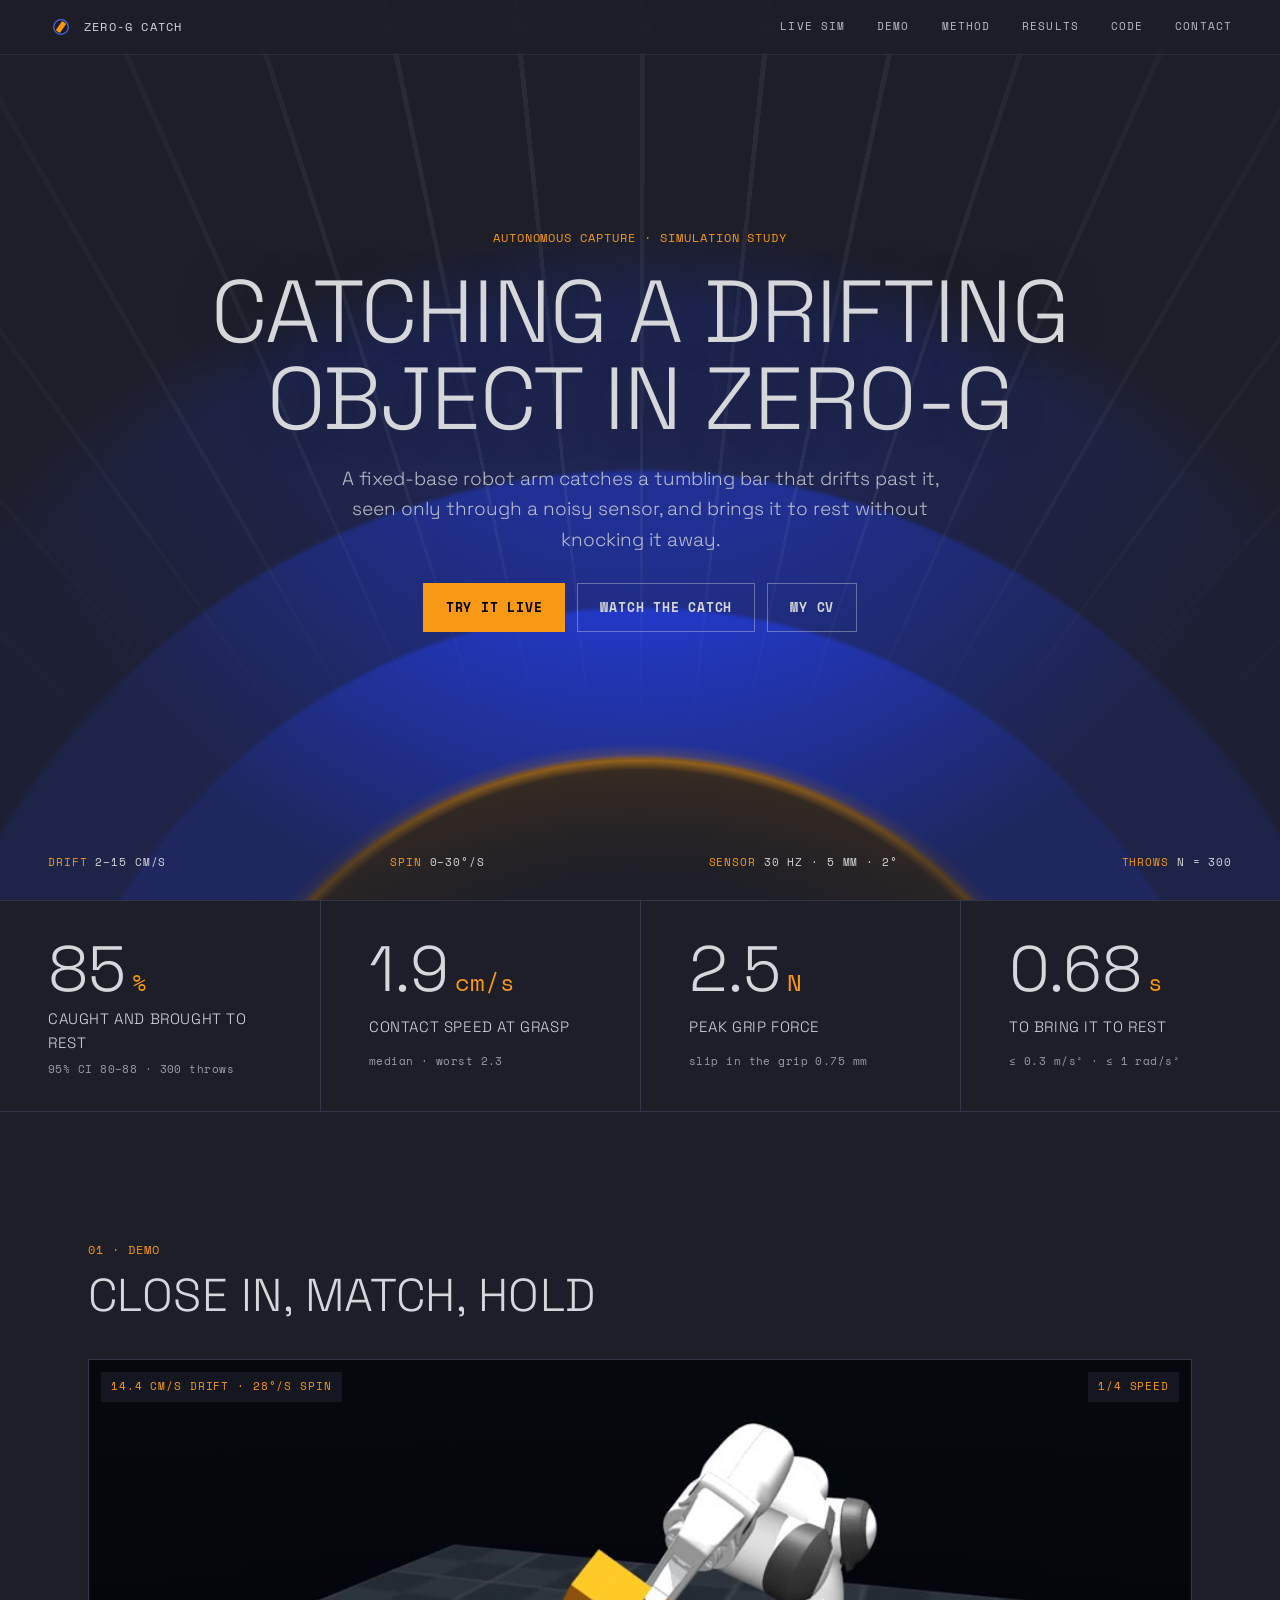
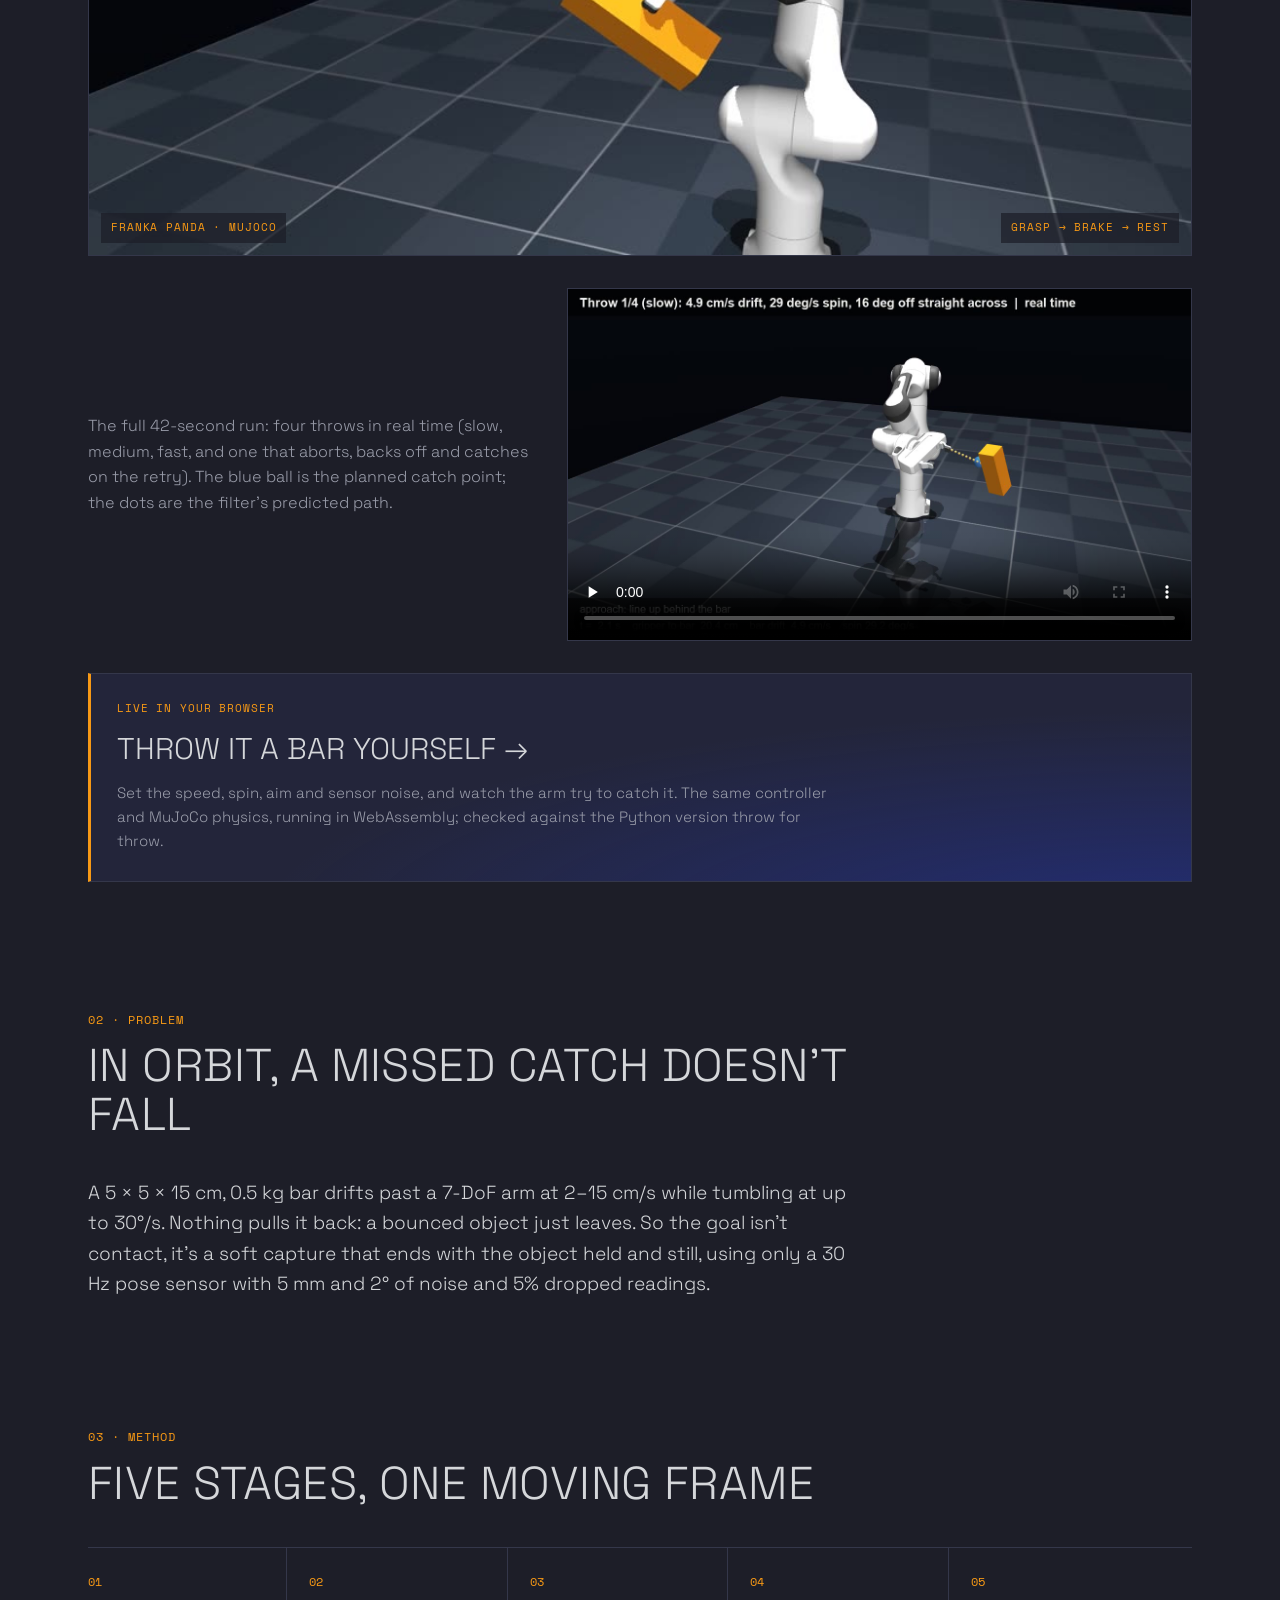
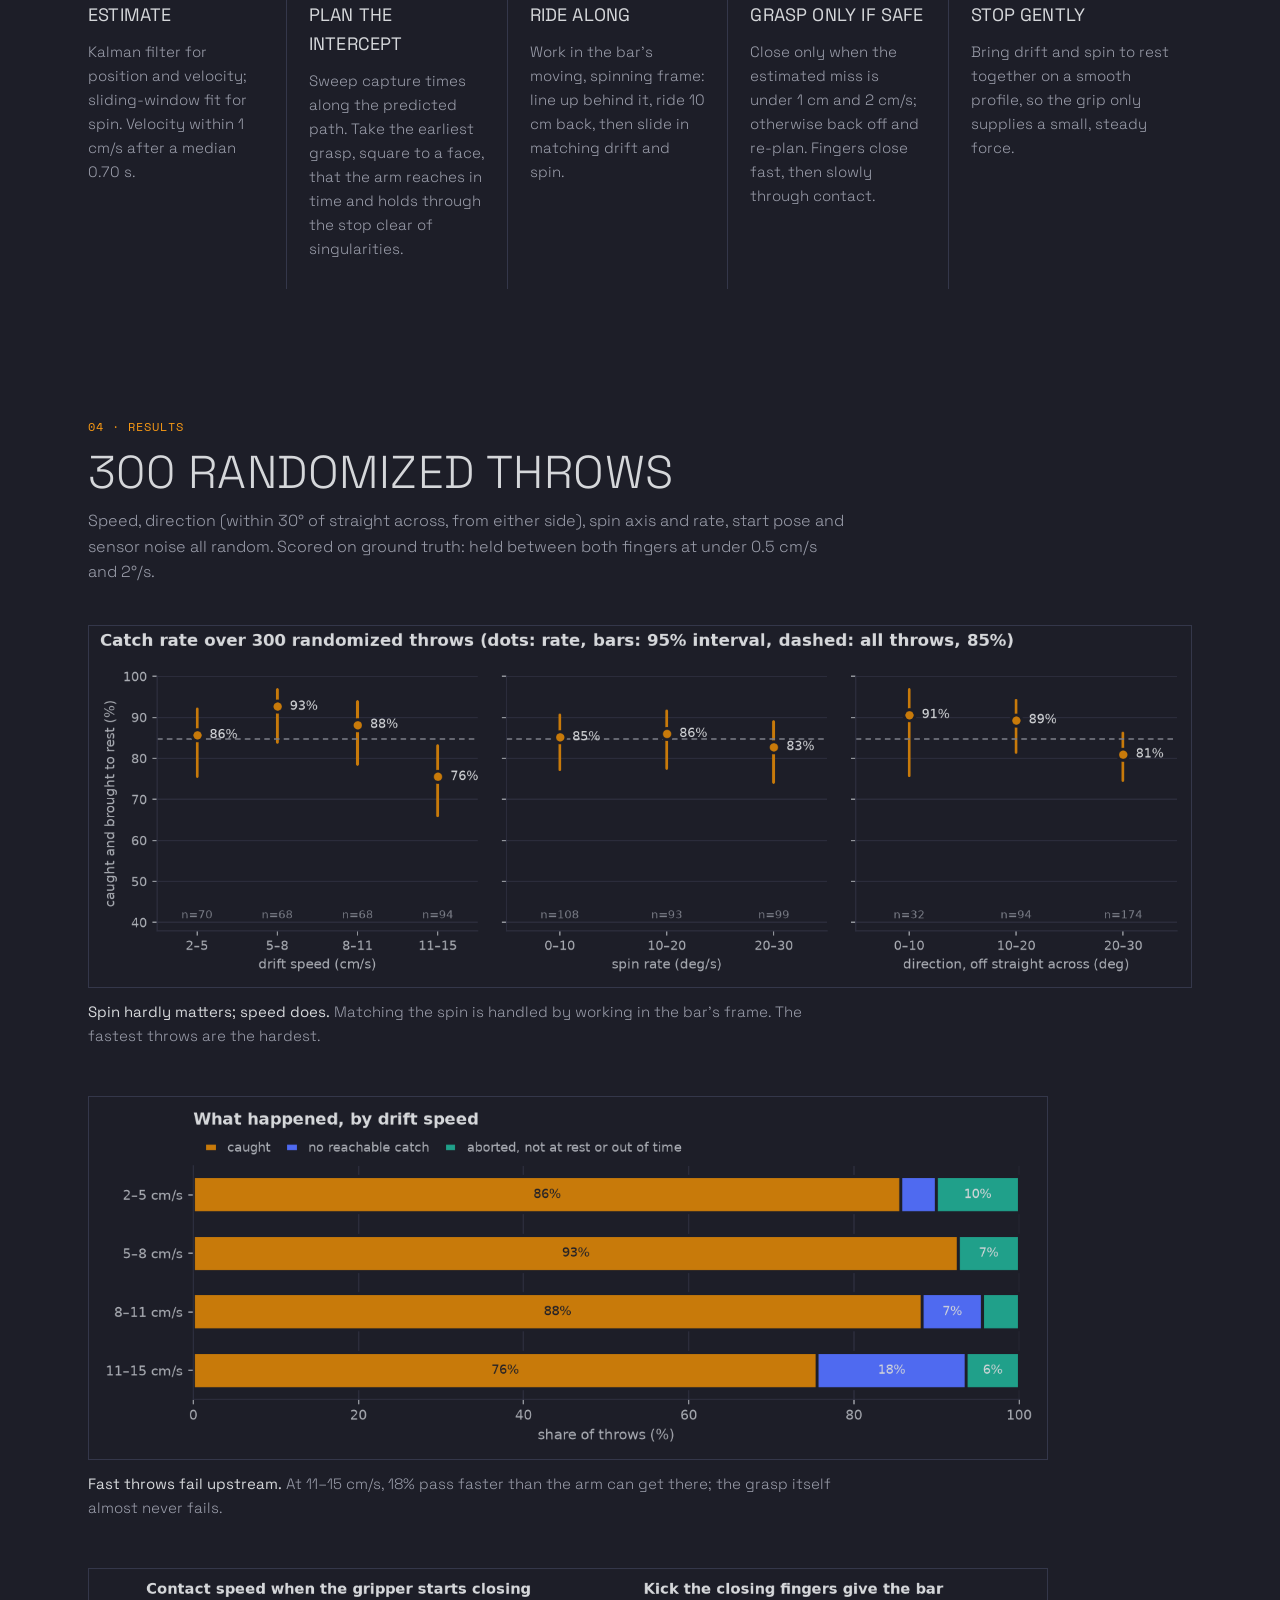
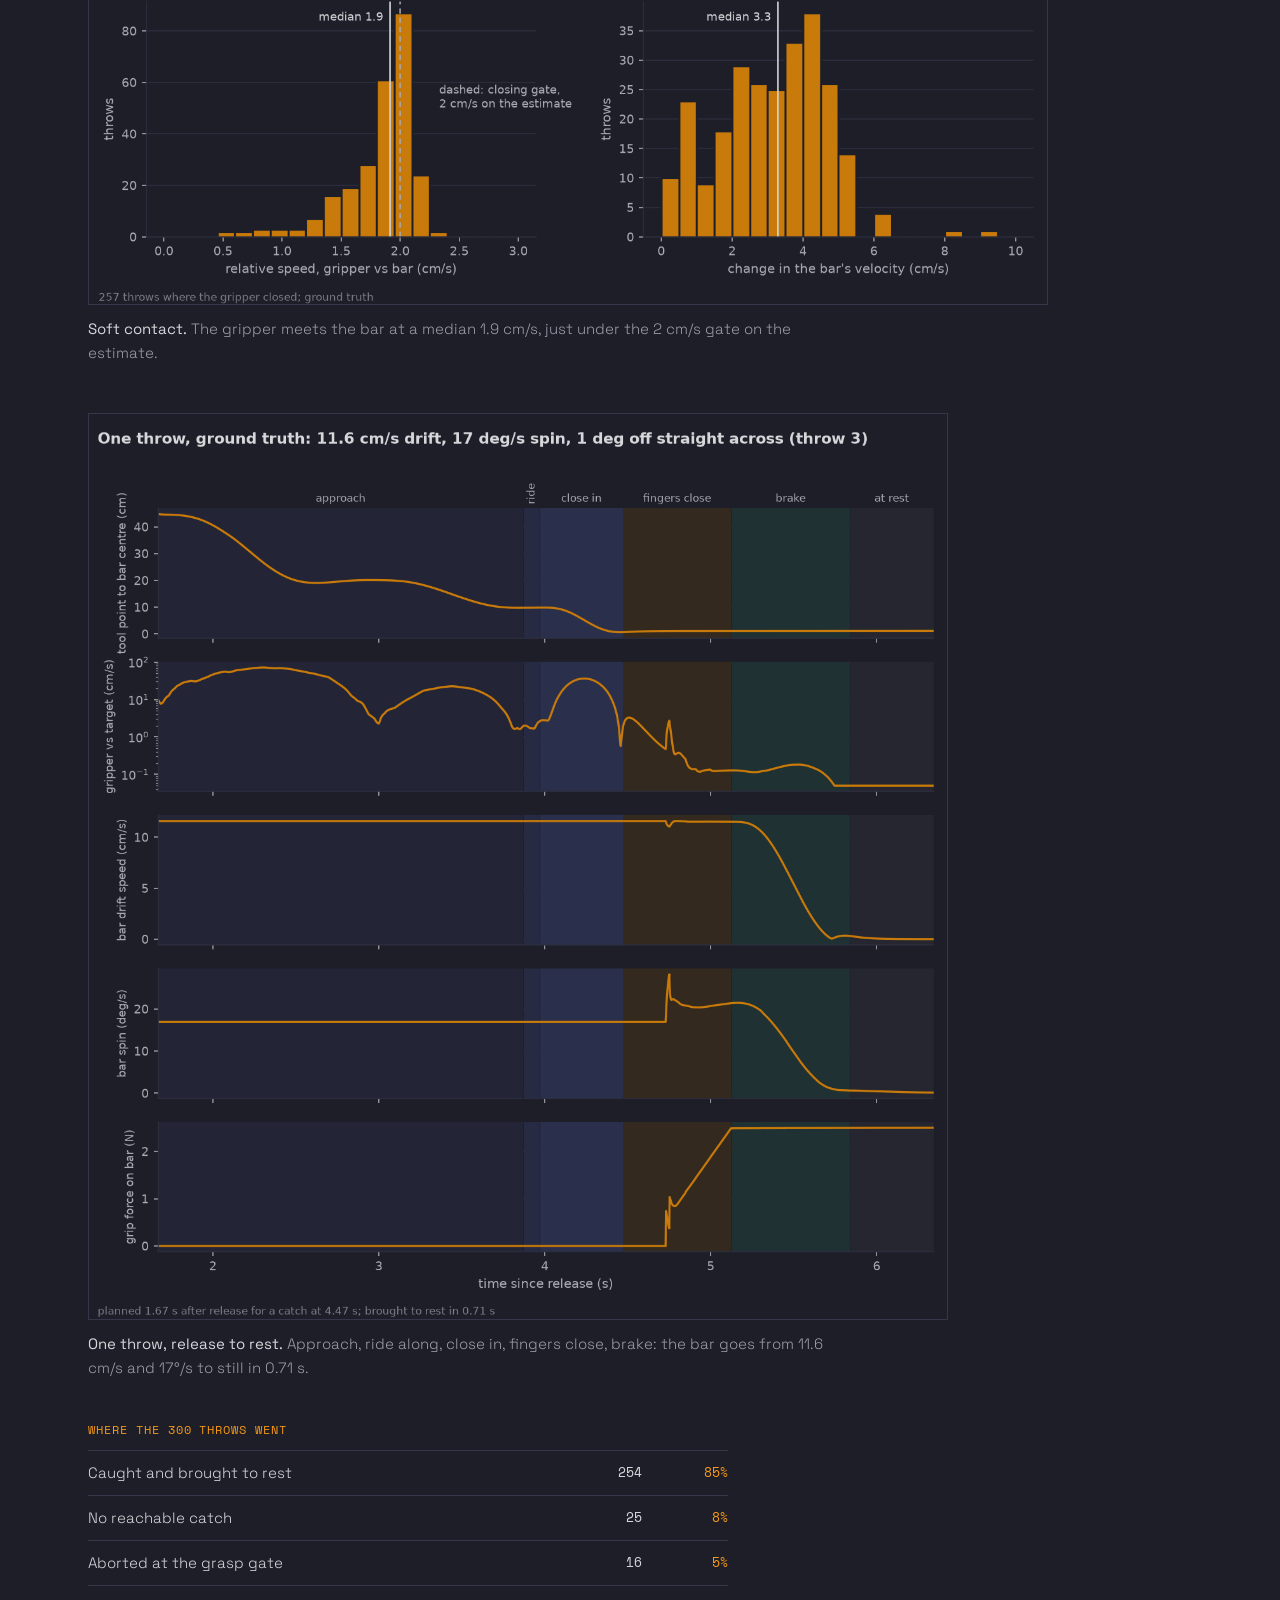
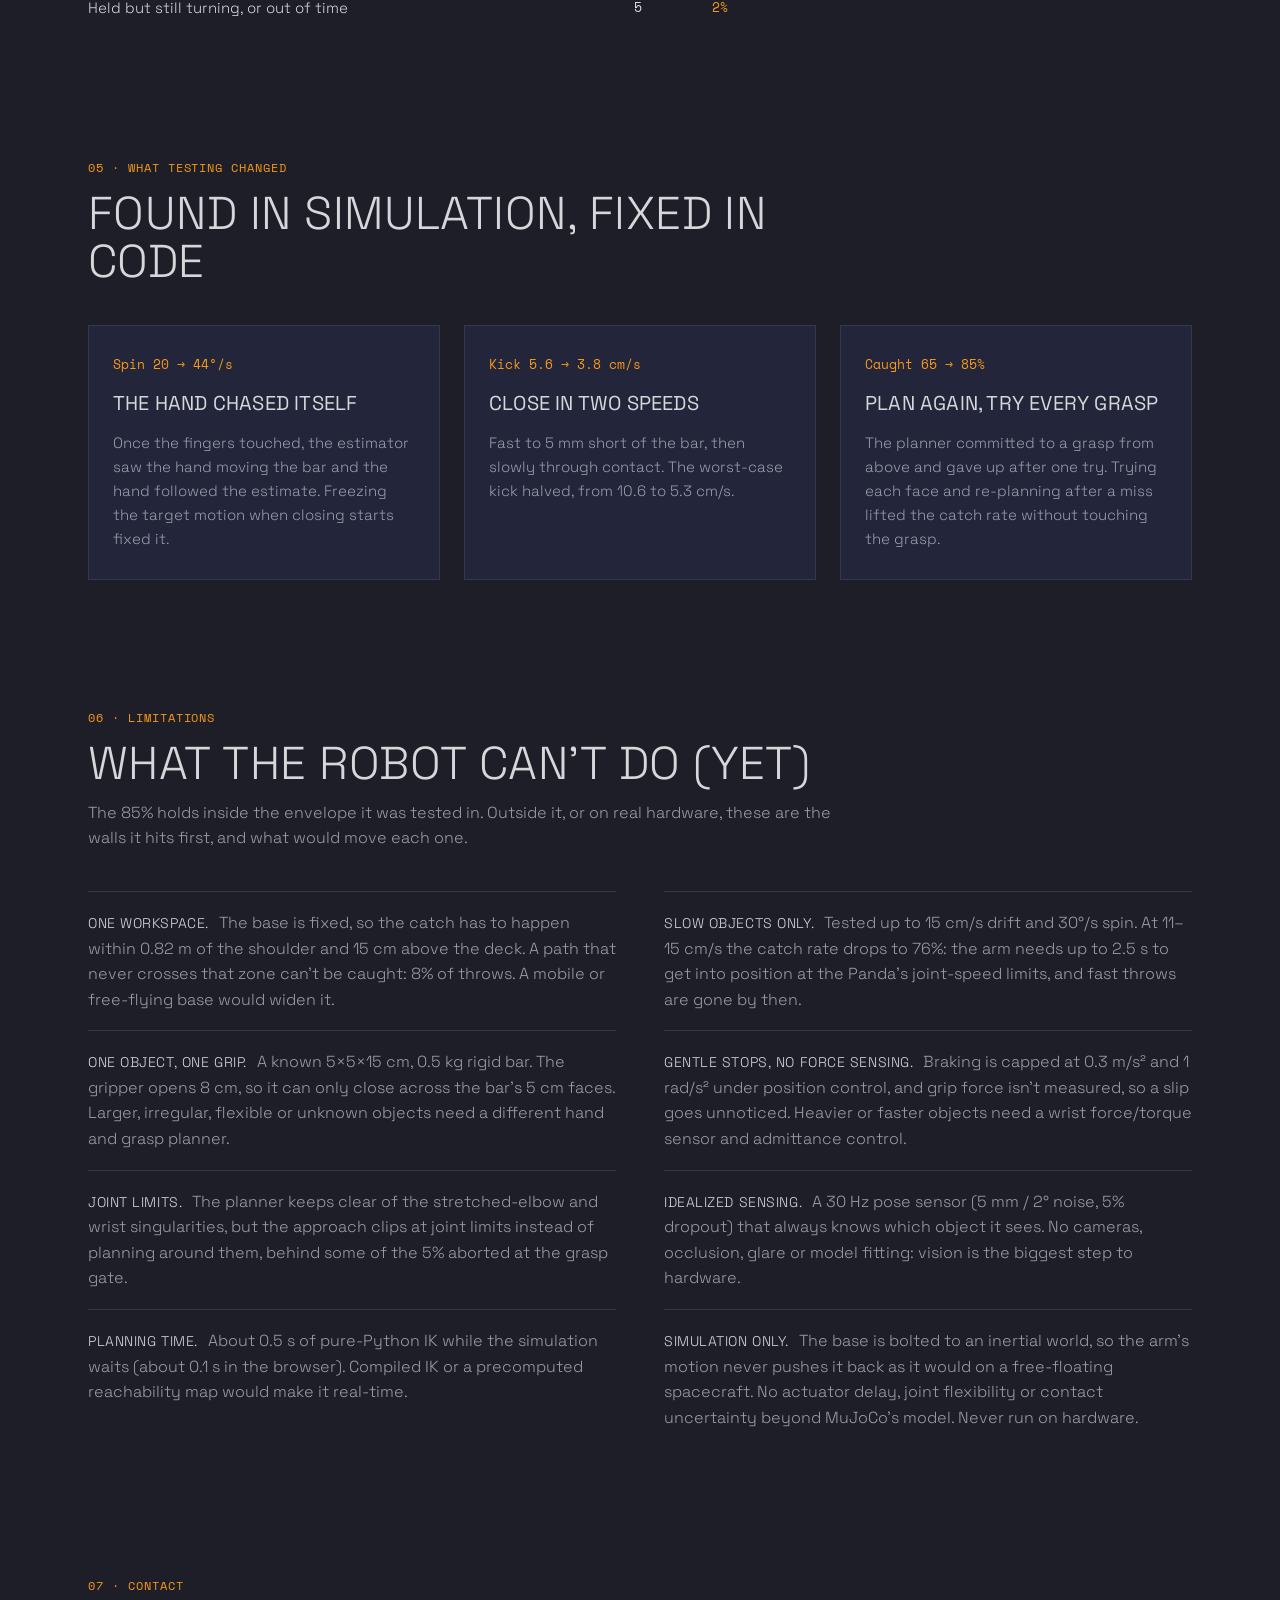
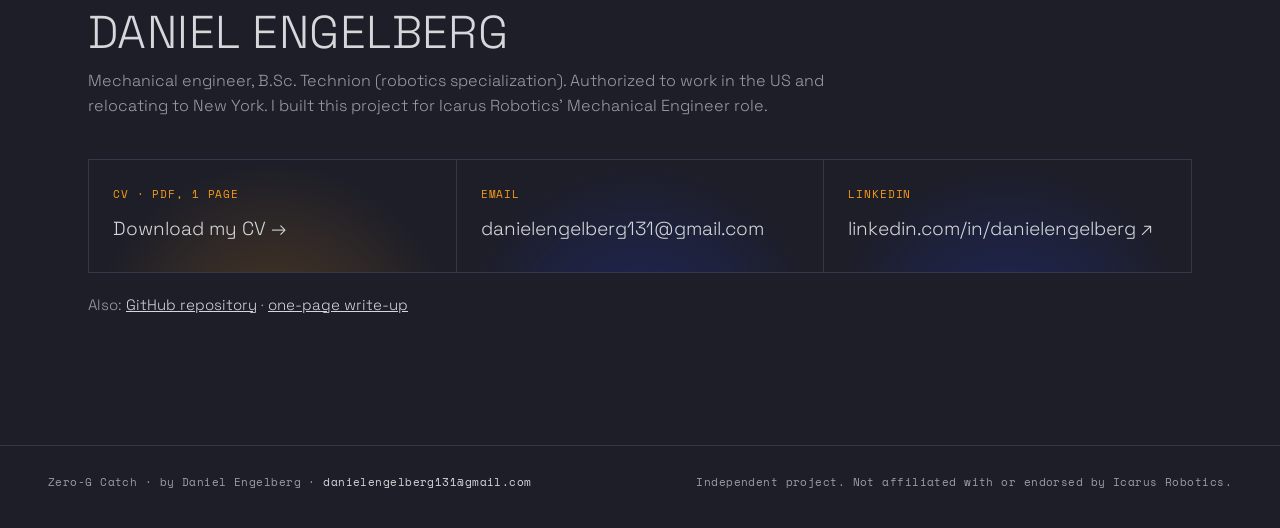
<file: site/index.html>
<!doctype html>
<html lang="en">
<head>
  <meta charset="utf-8">
  <meta name="viewport" content="width=device-width, initial-scale=1">
  <title>Zero-G Catch</title>
  <meta name="description" content="A Franka Panda catches a drifting, tumbling object in zero gravity and brings it to rest. Estimation, intercept planning, a gentle grasp and a compliant stop, tested over 300 randomized throws in MuJoCo.">
  <meta property="og:title" content="Zero-G Catch">
  <meta property="og:description" content="85% of 300 randomized zero-g throws caught and brought to rest, in simulation.">
  <meta property="og:image" content="media/demo_poster.jpg">
  <link rel="icon" href="data:image/svg+xml,%3Csvg xmlns='http://www.w3.org/2000/svg' viewBox='0 0 32 32'%3E%3Ccircle cx='16' cy='16' r='15' fill='%231d1e28'/%3E%3Ccircle cx='16' cy='16' r='9' fill='none' stroke='%23233de2' stroke-width='2'/%3E%3Crect x='13' y='9' width='6' height='14' rx='1' fill='%23f79915' transform='rotate(35 16 16)'/%3E%3C/svg%3E">
  <link rel="preconnect" href="https://fonts.googleapis.com">
  <link rel="preconnect" href="https://fonts.gstatic.com" crossorigin>
  <link href="https://fonts.googleapis.com/css2?family=Space+Grotesk:wght@300;400;500&family=Space+Mono:wght@400;700&display=swap" rel="stylesheet">
  <link rel="stylesheet" href="styles.css">
</head>
<body>
  <header class="nav">
    <a class="nav-mark" href="#top" aria-label="Zero-G Catch, back to top">
      <svg viewBox="0 0 32 32" aria-hidden="true"><circle cx="16" cy="16" r="9" fill="none" stroke="currentColor" stroke-width="1.5"/><rect x="13" y="9" width="6" height="14" rx="1" fill="var(--yellow)" transform="rotate(35 16 16)"/></svg>
      <span>Zero-G Catch</span>
    </a>
    <nav aria-label="Sections">
      <a href="sim/">Live sim</a>
      <a href="#demo">Demo</a>
      <a href="#method">Method</a>
      <a href="#results">Results</a>
      <a href="https://github.com/KingDanielE/zero-g-catch">Code</a>
      <a href="#contact">Contact</a>
    </nav>
  </header>

  <main id="top">
    <section class="hero" aria-labelledby="hero-title">
      <div class="horizon" aria-hidden="true"></div>
      <div class="hero-inner">
        <p class="eyebrow">Autonomous capture · simulation study</p>
        <h1 id="hero-title">Catching a drifting<br>object in zero-g</h1>
        <p class="lede">A fixed-base robot arm catches a tumbling bar that drifts past it, seen only
          through a noisy sensor, and brings it to rest without knocking it away.</p>
        <div class="ctas">
          <a class="btn btn-solid" href="sim/">Try it live</a>
          <a class="btn btn-ghost" href="#demo">Watch the catch</a>
          <a class="btn btn-ghost" href="cv/Daniel-Engelberg-CV.pdf" target="_blank" rel="noopener">My CV</a>
        </div>
      </div>
      <dl class="telemetry" aria-label="Test conditions">
        <div><dt>Drift</dt><dd>2–15 cm/s</dd></div>
        <div><dt>Spin</dt><dd>0–30°/s</dd></div>
        <div><dt>Sensor</dt><dd>30 Hz · 5 mm · 2°</dd></div>
        <div><dt>Throws</dt><dd>N = 300</dd></div>
      </dl>
    </section>

    <section class="stats" aria-label="Headline results">
      <div class="stat">
        <p class="stat-value">85<span>%</span></p>
        <p class="stat-label">caught and brought to rest</p>
        <p class="stat-note">95% CI 80–88 · 300 throws</p>
      </div>
      <div class="stat">
        <p class="stat-value">1.9<span>cm/s</span></p>
        <p class="stat-label">contact speed at grasp</p>
        <p class="stat-note">median · worst 2.3</p>
      </div>
      <div class="stat">
        <p class="stat-value">2.5<span>N</span></p>
        <p class="stat-label">peak grip force</p>
        <p class="stat-note">slip in the grip 0.75 mm</p>
      </div>
      <div class="stat">
        <p class="stat-value">0.68<span>s</span></p>
        <p class="stat-label">to bring it to rest</p>
        <p class="stat-note">≤ 0.3 m/s² · ≤ 1 rad/s²</p>
      </div>
    </section>

    <section class="section" id="demo" aria-labelledby="demo-title">
      <div class="section-head">
        <p class="eyebrow">01 · Demo</p>
        <h2 id="demo-title">Close in, match, hold</h2>
      </div>
      <figure class="frame">
        <video class="loop" src="media/grasp_loop.mp4" poster="media/grasp_poster.jpg" autoplay muted loop playsinline aria-label="Quarter-speed close-up: the gripper slides in, matches the bar's drift and spin, closes and brakes it to rest"></video>
        <span class="tag tl">14.4 cm/s drift · 28°/s spin</span>
        <span class="tag tr">1/4 speed</span>
        <span class="tag bl">Franka Panda · MuJoCo</span>
        <span class="tag br">Grasp → brake → rest</span>
      </figure>
      <div class="demo-full">
        <p>The full 42-second run: four throws in real time (slow, medium, fast, and one that aborts,
          backs off and catches on the retry). The blue ball is the planned catch point; the dots
          are the filter's predicted path.</p>
        <video controls preload="none" poster="media/demo_poster.jpg" src="media/catch_demo.mp4" aria-label="Full demo video, 42 seconds"></video>
      </div>
      <a class="live-card" href="sim/">
        <span class="live-k">Live in your browser</span>
        <span class="live-v">Throw it a bar yourself →</span>
        <span class="live-d">Set the speed, spin, aim and sensor noise, and watch the arm try to catch
          it. The same controller and MuJoCo physics, running in WebAssembly; checked against the
          Python version throw for throw.</span>
      </a>
    </section>

    <section class="section" id="problem" aria-labelledby="problem-title">
      <div class="section-head">
        <p class="eyebrow">02 · Problem</p>
        <h2 id="problem-title">In orbit, a missed catch doesn't fall</h2>
      </div>
      <div class="prose">
        <p>A 5 × 5 × 15 cm, 0.5 kg bar drifts past a 7-DoF arm at 2–15 cm/s while tumbling at up to
          30°/s. Nothing pulls it back: a bounced object just leaves. So the goal isn't contact, it's
          a soft capture that ends with the object held and still, using only a 30 Hz pose sensor
          with 5 mm and 2° of noise and 5% dropped readings.</p>
      </div>
    </section>

    <section class="section" id="method" aria-labelledby="method-title">
      <div class="section-head">
        <p class="eyebrow">03 · Method</p>
        <h2 id="method-title">Five stages, one moving frame</h2>
      </div>
      <ol class="steps">
        <li>
          <span class="step-num">01</span>
          <h3>Estimate</h3>
          <p>Kalman filter for position and velocity; sliding-window fit for spin. Velocity within
            1 cm/s after a median 0.70 s.</p>
        </li>
        <li>
          <span class="step-num">02</span>
          <h3>Plan the intercept</h3>
          <p>Sweep capture times along the predicted path. Take the earliest grasp, square to a
            face, that the arm reaches in time and holds through the stop clear of singularities.</p>
        </li>
        <li>
          <span class="step-num">03</span>
          <h3>Ride along</h3>
          <p>Work in the bar's moving, spinning frame: line up behind it, ride 10 cm back, then
            slide in matching drift and spin.</p>
        </li>
        <li>
          <span class="step-num">04</span>
          <h3>Grasp only if safe</h3>
          <p>Close only when the estimated miss is under 1 cm and 2 cm/s; otherwise back off and
            re-plan. Fingers close fast, then slowly through contact.</p>
        </li>
        <li>
          <span class="step-num">05</span>
          <h3>Stop gently</h3>
          <p>Bring drift and spin to rest together on a smooth profile, so the grip only supplies
            a small, steady force.</p>
        </li>
      </ol>
    </section>

    <section class="section" id="results" aria-labelledby="results-title">
      <div class="section-head">
        <p class="eyebrow">04 · Results</p>
        <h2 id="results-title">300 randomized throws</h2>
        <p class="section-sub">Speed, direction (within 30° of straight across, from either side),
          spin axis and rate, start pose and sensor noise all random. Scored on ground truth: held
          between both fingers at under 0.5 cm/s and 2°/s.</p>
      </div>
      <div class="figs">
        <figure class="fig">
          <img src="media/fig_success.png" width="1650" height="540" loading="lazy" alt="Catch rate by drift speed: 86% at 2–5 cm/s, 93% at 5–8, 88% at 8–11, 76% at 11–15. By spin: 85%, 86%, 83% across 0–30°/s. By direction: 91%, 89%, 81% from 0 to 30° off straight across.">
          <figcaption><strong>Spin hardly matters; speed does.</strong> Matching the spin is handled by
            working in the bar's frame. The fastest throws are the hardest.</figcaption>
        </figure>
        <figure class="fig">
          <img src="media/fig_outcomes.png" width="1350" height="510" loading="lazy" alt="Outcomes by speed. Caught: 86%, 93%, 88%, 76%. No reachable catch rises to 18% at 11–15 cm/s.">
          <figcaption><strong>Fast throws fail upstream.</strong> At 11–15 cm/s, 18% pass faster than
            the arm can get there; the grasp itself almost never fails.</figcaption>
        </figure>
        <figure class="fig">
          <img src="media/fig_contact.png" width="1500" height="525" loading="lazy" alt="Histograms: contact speed when the gripper starts closing, median 1.9 cm/s, all under 2.3; kick from the closing fingers, median 3.3 cm/s.">
          <figcaption><strong>Soft contact.</strong> The gripper meets the bar at a median 1.9 cm/s,
            just under the 2 cm/s gate on the estimate.</figcaption>
        </figure>
        <figure class="fig">
          <img src="media/fig_example.png" width="1350" height="1425" loading="lazy" alt="One throw at 11.6 cm/s and 17°/s from release to rest: the tool point closes from 45 cm to 1 cm, grip force builds to 2.5 N, and drift and spin fall to zero during braking.">
          <figcaption><strong>One throw, release to rest.</strong> Approach, ride along, close in,
            fingers close, brake: the bar goes from 11.6 cm/s and 17°/s to still in 0.71 s.</figcaption>
        </figure>
      </div>
      <table class="outcomes">
        <caption>Where the 300 throws went</caption>
        <tbody>
          <tr><th scope="row">Caught and brought to rest</th><td>254</td><td>85%</td></tr>
          <tr><th scope="row">No reachable catch</th><td>25</td><td>8%</td></tr>
          <tr><th scope="row">Aborted at the grasp gate</th><td>16</td><td>5%</td></tr>
          <tr><th scope="row">Held but still turning, or out of time</th><td>5</td><td>2%</td></tr>
        </tbody>
      </table>
    </section>

    <section class="section" id="lessons" aria-labelledby="lessons-title">
      <div class="section-head">
        <p class="eyebrow">05 · What testing changed</p>
        <h2 id="lessons-title">Found in simulation, fixed in code</h2>
      </div>
      <div class="lessons">
        <article>
          <p class="lesson-k">Spin 20 → 44°/s</p>
          <h3>The hand chased itself</h3>
          <p>Once the fingers touched, the estimator saw the hand moving the bar and the hand
            followed the estimate. Freezing the target motion when closing starts fixed it.</p>
        </article>
        <article>
          <p class="lesson-k">Kick 5.6 → 3.8 cm/s</p>
          <h3>Close in two speeds</h3>
          <p>Fast to 5 mm short of the bar, then slowly through contact. The worst-case kick
            halved, from 10.6 to 5.3 cm/s.</p>
        </article>
        <article>
          <p class="lesson-k">Caught 65 → 85%</p>
          <h3>Plan again, try every grasp</h3>
          <p>The planner committed to a grasp from above and gave up after one try. Trying each
            face and re-planning after a miss lifted the catch rate without touching the grasp.</p>
        </article>
      </div>
    </section>

    <section class="section" id="next" aria-labelledby="next-title">
      <div class="section-head">
        <p class="eyebrow">06 · Limitations</p>
        <h2 id="next-title">What the robot can't do (yet)</h2>
        <p class="section-sub">The 85% holds inside the envelope it was tested in. Outside it, or
          on real hardware, these are the walls it hits first, and what would move each one.</p>
      </div>
      <ul class="limits">
        <li><span>One workspace.</span> The base is fixed, so the catch has to happen within
          0.82 m of the shoulder and 15 cm above the deck. A path that never crosses that zone
          can't be caught: 8% of throws. A mobile or free-flying base would widen it.</li>
        <li><span>Slow objects only.</span> Tested up to 15 cm/s drift and 30°/s spin. At
          11–15 cm/s the catch rate drops to 76%: the arm needs up to 2.5 s to get into position
          at the Panda's joint-speed limits, and fast throws are gone by then.</li>
        <li><span>One object, one grip.</span> A known 5×5×15 cm, 0.5 kg rigid bar. The gripper
          opens 8 cm, so it can only close across the bar's 5 cm faces. Larger, irregular,
          flexible or unknown objects need a different hand and grasp planner.</li>
        <li><span>Gentle stops, no force sensing.</span> Braking is capped at 0.3 m/s² and
          1 rad/s² under position control, and grip force isn't measured, so a slip goes
          unnoticed. Heavier or faster objects need a wrist force/torque sensor and admittance
          control.</li>
        <li><span>Joint limits.</span> The planner keeps clear of the stretched-elbow and wrist
          singularities, but the approach clips at joint limits instead of planning around
          them, behind some of the 5% aborted at the grasp gate.</li>
        <li><span>Idealized sensing.</span> A 30 Hz pose sensor (5 mm / 2° noise, 5% dropout)
          that always knows which object it sees. No cameras, occlusion, glare or model
          fitting: vision is the biggest step to hardware.</li>
        <li><span>Planning time.</span> About 0.5 s of pure-Python IK while the simulation
          waits (about 0.1 s in the browser). Compiled IK or a precomputed reachability map
          would make it real-time.</li>
        <li><span>Simulation only.</span> The base is bolted to an inertial world, so the arm's
          motion never pushes it back as it would on a free-floating spacecraft. No actuator
          delay, joint flexibility or contact uncertainty beyond MuJoCo's model. Never run on
          hardware.</li>
      </ul>
    </section>

    <section class="section" id="contact" aria-labelledby="contact-title">
      <div class="section-head">
        <p class="eyebrow">07 · Contact</p>
        <h2 id="contact-title">Daniel Engelberg</h2>
        <p class="section-sub">Mechanical engineer, B.Sc. Technion (robotics specialization).
          Authorized to work in the US and relocating to New York. I built this project for Icarus
          Robotics' Mechanical Engineer role.</p>
      </div>
      <div class="contact">
        <a href="cv/Daniel-Engelberg-CV.pdf" target="_blank" rel="noopener">
          <span class="contact-k">CV · PDF, 1 page</span>
          <span class="contact-v">Download my CV →</span>
        </a>
        <a href="mailto:danielengelberg131@gmail.com?subject=Zero-G%20Catch">
          <span class="contact-k">Email</span>
          <span class="contact-v">danielengelberg131@gmail.com</span>
        </a>
        <a href="https://www.linkedin.com/in/danielengelberg/" target="_blank" rel="noopener">
          <span class="contact-k">LinkedIn</span>
          <span class="contact-v">linkedin.com/in/danielengelberg ↗</span>
        </a>
      </div>
      <p class="contact-more">Also: <a href="https://github.com/KingDanielE/zero-g-catch">GitHub repository</a> ·
        <a href="https://github.com/KingDanielE/zero-g-catch/blob/main/docs/writeup.md">one-page write-up</a></p>
    </section>
  </main>

  <footer class="footer">
    <p>Zero-G Catch · by Daniel Engelberg · <a href="mailto:danielengelberg131@gmail.com">danielengelberg131@gmail.com</a></p>
    <p>Independent project. Not affiliated with or endorsed by Icarus Robotics.</p>
  </footer>
</body>
</html>
</file>
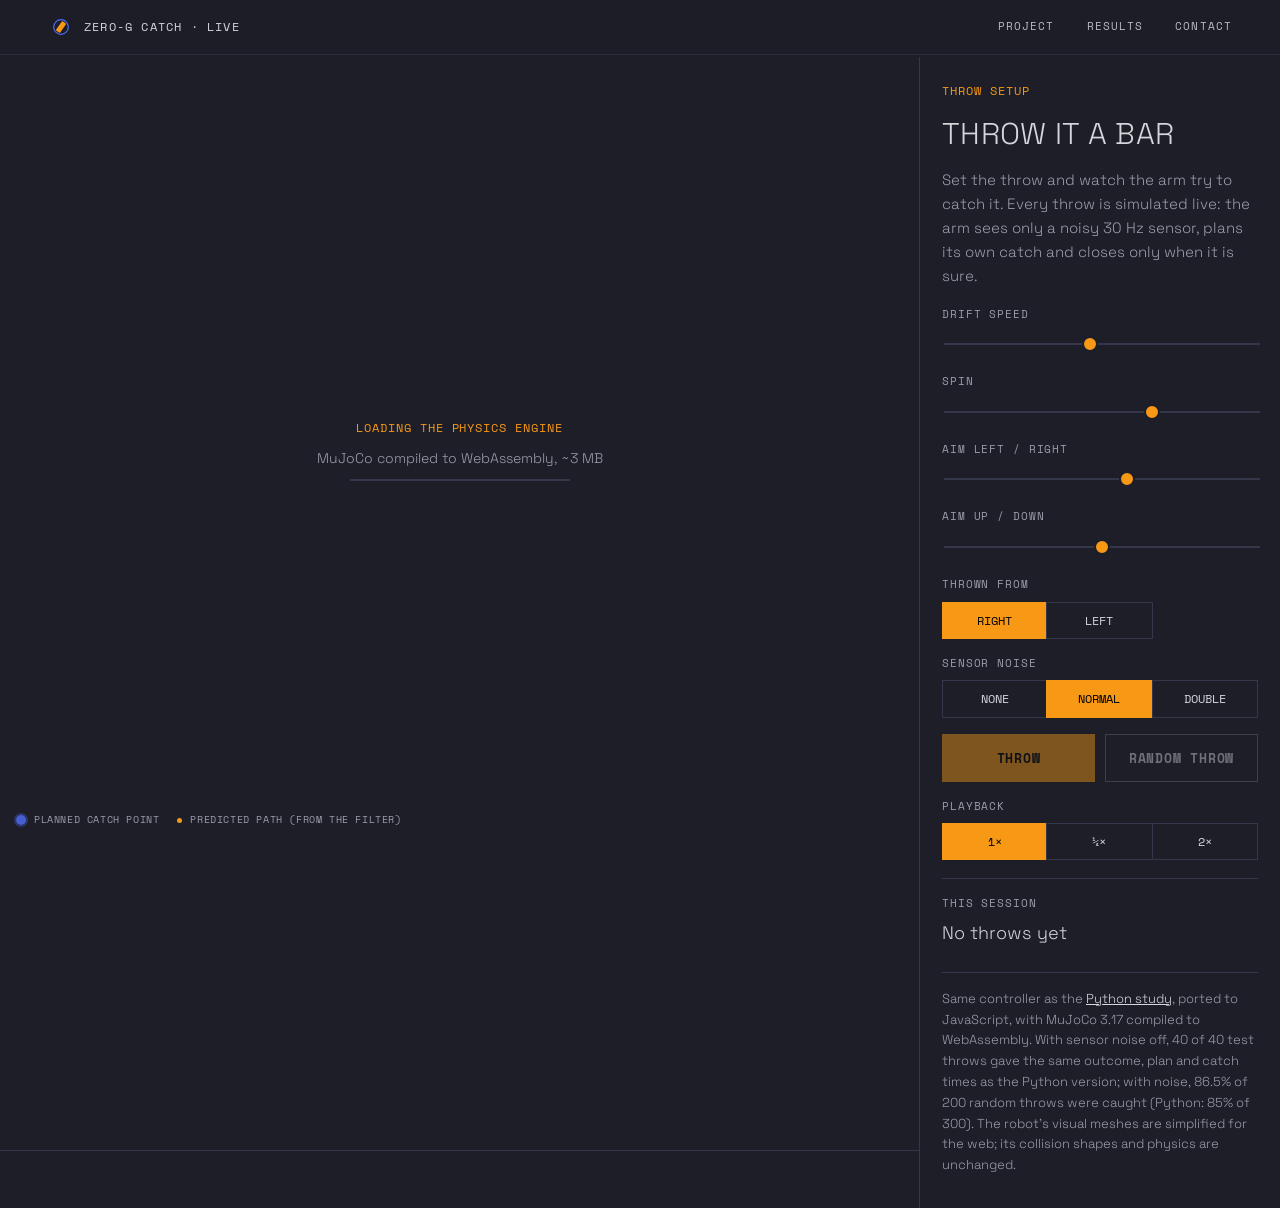
<file: site/sim/index.html>
<!doctype html>
<html lang="en">
<head>
  <meta charset="utf-8">
  <meta name="viewport" content="width=device-width, initial-scale=1">
  <title>Zero-G Catch · Live</title>
  <meta name="description" content="Throw a tumbling bar at a robot arm in zero gravity and watch it try to catch it, live in your browser: MuJoCo in WebAssembly running the same controller as the Python study.">
  <link rel="icon" href="data:image/svg+xml,%3Csvg xmlns='http://www.w3.org/2000/svg' viewBox='0 0 32 32'%3E%3Ccircle cx='16' cy='16' r='15' fill='%231d1e28'/%3E%3Ccircle cx='16' cy='16' r='9' fill='none' stroke='%23233de2' stroke-width='2'/%3E%3Crect x='13' y='9' width='6' height='14' rx='1' fill='%23f79915' transform='rotate(35 16 16)'/%3E%3C/svg%3E">
  <link rel="preconnect" href="https://fonts.googleapis.com">
  <link rel="preconnect" href="https://fonts.gstatic.com" crossorigin>
  <link href="https://fonts.googleapis.com/css2?family=Space+Grotesk:wght@300;400;500&family=Space+Mono:wght@400;700&display=swap" rel="stylesheet">
  <link rel="stylesheet" href="../styles.css">
  <link rel="stylesheet" href="sim.css">
  <link rel="modulepreload" href="vendor/mujoco.js">
  <script type="importmap">
    { "imports": { "three": "./vendor/three/three.module.js" } }
  </script>
</head>
<body class="sim-page">
  <header class="nav">
    <a class="nav-mark" href="../" aria-label="Zero-G Catch, project page">
      <svg viewBox="0 0 32 32" aria-hidden="true"><circle cx="16" cy="16" r="9" fill="none" stroke="currentColor" stroke-width="1.5"/><rect x="13" y="9" width="6" height="14" rx="1" fill="var(--yellow)" transform="rotate(35 16 16)"/></svg>
      <span>Zero-G Catch · Live</span>
    </a>
    <nav aria-label="Pages">
      <a href="../">Project</a>
      <a href="../#results">Results</a>
      <a href="../#contact">Contact</a>
    </nav>
  </header>

  <main class="sim-main">
    <section class="stage" aria-label="Simulation">
      <div class="viewport" id="viewport">
        <canvas id="view" aria-label="3D view of the arm and the bar; drag to rotate, scroll or pinch to zoom"></canvas>
        <div class="hud hud-tl" aria-live="polite">
          <p class="hud-phase" id="hud-phase">Loading…</p>
          <dl class="hud-read">
            <div><dt>t</dt><dd id="r-time">0.0 s</dd></div>
            <div><dt>Gripper to bar</dt><dd id="r-dist">–</dd></div>
            <div><dt>Bar drift</dt><dd id="r-speed">–</dd></div>
            <div><dt>Spin</dt><dd id="r-spin">–</dd></div>
            <div><dt>Grip force</dt><dd id="r-force">–</dd></div>
          </dl>
        </div>
        <div class="hud hud-tr">
          <p class="hud-tag" id="hud-rate">1× real time</p>
        </div>
        <div class="outcome" id="outcome" hidden>
          <p class="outcome-k" id="outcome-k"></p>
          <p class="outcome-v" id="outcome-v"></p>
          <p class="outcome-d" id="outcome-d"></p>
        </div>
        <div class="loading" id="loading">
          <p class="eyebrow">Loading the physics engine</p>
          <p class="loading-note">MuJoCo compiled to WebAssembly, ~3 MB</p>
          <div class="bar"><span id="load-bar"></span></div>
        </div>
        <ul class="legend" aria-label="Legend">
          <li><span class="dot dot-plan"></span>Planned catch point</li>
          <li><span class="dot dot-path"></span>Predicted path (from the filter)</li>
        </ul>
      </div>
      <ol class="timeline" id="timeline" aria-label="Phases of this throw"></ol>
    </section>

    <aside class="panel" aria-labelledby="panel-title">
      <p class="eyebrow">Throw setup</p>
      <h1 id="panel-title">Throw it a bar</h1>
      <p class="panel-sub">Set the throw and watch the arm try to catch it. Every throw is simulated
        live: the arm sees only a noisy 30 Hz sensor, plans its own catch and closes only when it is
        sure.</p>

      <form id="setup" class="setup">
        <label class="ctl">
          <span class="ctl-k">Drift speed <output id="o-speed"></output></span>
          <input type="range" id="speed" min="2" max="15" step="0.1" value="8">
        </label>
        <label class="ctl">
          <span class="ctl-k">Spin <output id="o-spin"></output></span>
          <input type="range" id="spin" min="0" max="30" step="1" value="20">
        </label>
        <label class="ctl">
          <span class="ctl-k">Aim left / right <output id="o-yaw"></output></span>
          <input type="range" id="yaw" min="-30" max="30" step="1" value="5">
        </label>
        <label class="ctl">
          <span class="ctl-k">Aim up / down <output id="o-pitch"></output></span>
          <input type="range" id="pitch" min="-20" max="20" step="1" value="0">
        </label>
        <fieldset class="ctl seg">
          <legend class="ctl-k">Thrown from</legend>
          <label><input type="radio" name="side" value="1" checked><span>Right</span></label>
          <label><input type="radio" name="side" value="-1"><span>Left</span></label>
        </fieldset>
        <fieldset class="ctl seg">
          <legend class="ctl-k">Sensor noise</legend>
          <label><input type="radio" name="noise" value="0"><span>None</span></label>
          <label><input type="radio" name="noise" value="1" checked><span>Normal</span></label>
          <label><input type="radio" name="noise" value="2"><span>Double</span></label>
        </fieldset>
        <div class="actions">
          <button type="submit" class="btn btn-solid" id="go" disabled>Throw</button>
          <button type="button" class="btn btn-ghost" id="random" disabled>Random throw</button>
        </div>
        <fieldset class="ctl seg">
          <legend class="ctl-k">Playback</legend>
          <label><input type="radio" name="rate" value="1" checked><span>1×</span></label>
          <label><input type="radio" name="rate" value="0.25"><span>¼×</span></label>
          <label><input type="radio" name="rate" value="2"><span>2×</span></label>
        </fieldset>
      </form>

      <div class="tally">
        <p class="ctl-k">This session</p>
        <p class="tally-v" id="tally">No throws yet</p>
        <ol class="history" id="history"></ol>
      </div>

      <p class="fine">Same controller as the <a href="https://github.com/KingDanielE/zero-g-catch">Python
        study</a>, ported to JavaScript, with MuJoCo 3.17 compiled to WebAssembly. With sensor noise
        off, 40 of 40 test throws gave the same outcome, plan and catch times as the Python version;
        with noise, 86.5% of 200 random throws were caught (Python: 85% of 300). The robot's visual
        meshes are simplified for the web; its collision shapes and physics are unchanged.</p>
    </aside>
  </main>

  <noscript><p class="noscript">This page needs JavaScript and WebAssembly to run the simulation.</p></noscript>
  <script type="module" src="js/app.js"></script>
</body>
</html>
</file>
<file: site/styles.css>
:root {
  --dark: #1d1e28;
  --dark-2: #23253a;
  --line: #34374a;
  --light: #d5d7da;
  --muted: #9a9daa;
  --yellow: #f79915;
  --blue: #233de2;
  --blue-soft: #4f6af0;
  --brown: #503611;
  --display: "Space Grotesk", "Segoe UI", system-ui, sans-serif;
  --mono: "Space Mono", ui-monospace, "Cascadia Mono", Menlo, monospace;
  --gutter: clamp(16px, 4vw, 48px);
  --max: 1200px;
  color-scheme: dark;
}

* { box-sizing: border-box; }
html { scroll-behavior: smooth; scroll-padding-top: 72px; }
body {
  margin: 0;
  background: var(--dark);
  color: var(--light);
  font-family: var(--display);
  font-weight: 300;
  font-size: 17px;
  line-height: 1.6;
  -webkit-font-smoothing: antialiased;
}
img, video { display: block; max-width: 100%; }
a { color: inherit; }
h1, h2, h3 { font-weight: 300; text-transform: uppercase; margin: 0; letter-spacing: 0.01em; }
p { margin: 0; }
:focus-visible { outline: 2px solid var(--yellow); outline-offset: 3px; }

.eyebrow {
  font-family: var(--mono);
  font-size: 12px;
  letter-spacing: 0.08em;
  text-transform: uppercase;
  color: var(--yellow);
}

/* Navigation */
.nav {
  position: fixed;
  inset: 0 0 auto 0;
  z-index: 10;
  display: flex;
  align-items: center;
  justify-content: space-between;
  gap: 16px;
  padding: 14px var(--gutter);
  background: rgba(29, 30, 40, 0.78);
  backdrop-filter: blur(10px);
  -webkit-backdrop-filter: blur(10px);
  border-bottom: 1px solid rgba(52, 55, 74, 0.6);
}
.nav-mark {
  display: flex;
  align-items: center;
  gap: 10px;
  text-decoration: none;
  font-family: var(--mono);
  font-size: 12px;
  letter-spacing: 0.1em;
  text-transform: uppercase;
}
.nav-mark svg { width: 26px; height: 26px; color: var(--blue-soft); }
.nav nav { display: flex; gap: clamp(14px, 3vw, 32px); }
.nav nav a {
  font-family: var(--mono);
  font-size: 11px;
  letter-spacing: 0.1em;
  text-transform: uppercase;
  text-decoration: none;
  color: var(--light);
  opacity: 0.85;
}
.nav nav a:hover { color: var(--yellow); opacity: 1; }

/* Hero: a planet's horizon, glowing blue with a warm rim, and faint radial lines */
.hero {
  position: relative;
  min-height: 100svh;
  display: grid;
  place-items: center;
  overflow: hidden;
  padding: 120px var(--gutter) 160px;
  isolation: isolate;
}
.horizon {
  position: absolute;
  inset: 0;
  z-index: -1;
  background:
    radial-gradient(circle at 50% 135%, transparent 0 32.4%, rgba(247, 153, 21, 0.85) 33.1%, rgba(247, 153, 21, 0.25) 33.6%, transparent 34.4%),
    radial-gradient(circle at 50% 135%, var(--dark) 0 24%, rgba(80, 54, 17, 0.95) 33.2%, transparent 33.4%),
    radial-gradient(circle at 50% 135%, rgba(35, 61, 226, 0.95) 0 44%, rgba(35, 61, 226, 0) 44.4%),
    radial-gradient(circle at 50% 135%, rgba(35, 61, 226, 0.45) 0 54%, rgba(35, 61, 226, 0) 54.4%),
    radial-gradient(circle at 50% 135%, rgba(35, 61, 226, 0.22) 0 66%, rgba(35, 61, 226, 0) 72%),
    var(--dark);
}
.horizon::before {
  content: "";
  position: absolute;
  inset: 0;
  background: repeating-conic-gradient(from 0deg at 50% 135%, rgba(213, 215, 218, 0.07) 0 0.25deg, transparent 0.25deg 6deg);
  mask-image: linear-gradient(to bottom, #000 0%, #000 55%, transparent 85%);
}
.horizon::after {
  content: "";
  position: absolute;
  inset: 0;
  background: radial-gradient(ellipse at 50% 30%, transparent 30%, rgba(29, 30, 40, 0.7) 75%);
}
.hero-inner {
  max-width: 900px;
  text-align: center;
  display: grid;
  gap: 22px;
  justify-items: center;
}
.hero h1 {
  font-size: clamp(38px, 7.2vw, 88px);
  line-height: 0.98;
  letter-spacing: -0.01em;
  color: var(--light);
  text-shadow: 0 2px 30px rgba(29, 30, 40, 0.6);
}
.lede {
  max-width: 620px;
  font-size: clamp(16px, 1.6vw, 19px);
  color: var(--light);
  opacity: 0.85;
}
.ctas { display: flex; flex-wrap: wrap; gap: 12px; justify-content: center; margin-top: 6px; }
.btn {
  display: inline-block;
  padding: 13px 22px;
  font-family: var(--mono);
  font-weight: 700;
  font-size: 13px;
  letter-spacing: 0.06em;
  text-transform: uppercase;
  text-decoration: none;
  border: 1px solid var(--yellow);
  transition: background 0.15s, color 0.15s;
}
.btn-solid { background: var(--yellow); color: #000; }
.btn-solid:hover { background: transparent; color: var(--yellow); }
.btn-ghost { color: var(--light); border-color: rgba(213, 215, 218, 0.4); }
.btn-ghost:hover { border-color: var(--yellow); color: var(--yellow); }

.telemetry {
  position: absolute;
  left: var(--gutter);
  right: var(--gutter);
  bottom: 28px;
  margin: 0;
  display: flex;
  flex-wrap: wrap;
  justify-content: space-between;
  gap: 10px 24px;
  font-family: var(--mono);
  font-size: 11px;
  letter-spacing: 0.08em;
  text-transform: uppercase;
}
.telemetry div { display: flex; gap: 8px; }
.telemetry dt { color: var(--yellow); }
.telemetry dd { margin: 0; color: var(--light); }

/* Stats: a ruled grid, like an instrument panel */
.stats {
  display: grid;
  grid-template-columns: repeat(4, 1fr);
  border-top: 1px solid var(--line);
  border-bottom: 1px solid var(--line);
}
.stat {
  padding: 36px var(--gutter) 32px;
  border-left: 1px solid var(--line);
  display: grid;
  gap: 6px;
}
.stat:first-child { border-left: 0; }
.stat-value {
  font-size: clamp(40px, 5vw, 64px);
  font-weight: 300;
  line-height: 1;
  color: var(--light);
}
.stat-value span { font-size: 0.38em; margin-left: 6px; color: var(--yellow); font-family: var(--mono); }
.stat-label { font-size: 15px; text-transform: uppercase; letter-spacing: 0.04em; }
.stat-note { font-family: var(--mono); font-size: 11px; color: var(--muted); letter-spacing: 0.04em; }

/* Sections */
.section {
  max-width: var(--max);
  margin: 0 auto;
  padding: clamp(72px, 10vw, 128px) var(--gutter) 0;
}
.section-head { display: grid; gap: 12px; margin-bottom: 40px; max-width: 760px; }
.section h2 { font-size: clamp(28px, 4vw, 46px); line-height: 1.05; }
.section-sub { color: var(--muted); font-size: 16px; }
.prose { max-width: 760px; font-size: 19px; color: var(--light); }

/* Demo */
.frame {
  position: relative;
  margin: 0;
  border: 1px solid var(--line);
  background: #000;
  aspect-ratio: 960 / 432;
  overflow: hidden;
}
.frame video { width: 100%; height: 100%; object-fit: cover; }
.tag {
  position: absolute;
  padding: 6px 10px;
  font-family: var(--mono);
  font-size: 11px;
  letter-spacing: 0.08em;
  text-transform: uppercase;
  color: var(--yellow);
  background: rgba(29, 30, 40, 0.72);
}
.tl { top: 12px; left: 12px; }
.tr { top: 12px; right: 12px; }
.bl { bottom: 12px; left: 12px; }
.br { bottom: 12px; right: 12px; }
.demo-full {
  display: grid;
  grid-template-columns: 1fr 1.4fr;
  gap: 32px;
  align-items: center;
  margin-top: 32px;
}
.demo-full p { color: var(--muted); font-size: 16px; }
.demo-full video { width: 100%; border: 1px solid var(--line); background: #000; }

/* Method */
.steps {
  list-style: none;
  margin: 0;
  padding: 0;
  display: grid;
  grid-template-columns: repeat(5, 1fr);
  border-top: 1px solid var(--line);
}
.steps li {
  padding: 24px 22px 28px 0;
  margin-right: 22px;
  display: grid;
  align-content: start;
  gap: 10px;
  border-right: 1px solid var(--line);
}
.steps li:last-child { border-right: 0; margin-right: 0; }
.step-num { font-family: var(--mono); font-size: 12px; color: var(--yellow); }
.steps h3 { font-size: 18px; font-weight: 400; }
.steps p { font-size: 15px; color: var(--muted); }

/* Results */
.figs { display: grid; gap: 48px; }
.fig { margin: 0; display: grid; gap: 12px; align-content: start; }
.fig img { width: 100%; height: auto; border: 1px solid var(--line); }
.fig:nth-child(2) img, .fig:nth-child(3) img { max-width: 960px; }
.fig:last-child img { max-width: 860px; }
.fig figcaption { font-size: 15px; color: var(--muted); max-width: 760px; }
.fig figcaption strong { color: var(--light); font-weight: 400; }
.outcomes {
  margin-top: 40px;
  width: 100%;
  max-width: 640px;
  border-collapse: collapse;
  font-size: 15px;
}
.outcomes caption {
  text-align: left;
  font-family: var(--mono);
  font-size: 12px;
  letter-spacing: 0.08em;
  text-transform: uppercase;
  color: var(--yellow);
  padding-bottom: 10px;
}
.outcomes th { text-align: left; font-weight: 300; padding: 10px 0; }
.outcomes td { text-align: right; font-family: var(--mono); font-size: 13px; padding: 10px 0 10px 24px; }
.outcomes tr { border-top: 1px solid var(--line); }
.outcomes td:last-child { color: var(--yellow); }

/* Lessons */
.lessons { display: grid; grid-template-columns: repeat(3, 1fr); gap: 24px; }
.lessons article {
  padding: 28px 24px;
  background: var(--dark-2);
  border: 1px solid var(--line);
  display: grid;
  align-content: start;
  gap: 12px;
}
.lesson-k { font-family: var(--mono); font-size: 13px; color: var(--yellow); }
.lessons h3 { font-size: 20px; font-weight: 400; }
.lessons p:last-child { font-size: 15px; color: var(--muted); }

/* Limits */
.limits { list-style: none; margin: 0; padding: 0; display: grid; grid-template-columns: 1fr 1fr; gap: 0 48px; }
.limits li { padding: 18px 0; border-top: 1px solid var(--line); color: var(--muted); font-size: 16px; }
.limits span { color: var(--light); text-transform: uppercase; font-size: 14px; letter-spacing: 0.04em; margin-right: 6px; }

/* Contact */
#contact { padding-bottom: clamp(72px, 10vw, 128px); }
.contact {
  display: grid;
  grid-template-columns: repeat(3, 1fr);
  border-top: 1px solid var(--line);
  border-left: 1px solid var(--line);
}
.contact a {
  display: grid;
  gap: 10px;
  padding: 26px 24px 28px;
  border-right: 1px solid var(--line);
  border-bottom: 1px solid var(--line);
  text-decoration: none;
  background:
    radial-gradient(ellipse at 50% 160%, rgba(35, 61, 226, 0.28), transparent 70%),
    var(--dark);
  transition: background 0.15s;
}
.contact a:first-child { background: radial-gradient(ellipse at 50% 160%, rgba(247, 153, 21, 0.22), transparent 70%), var(--dark); }
.contact a:hover { background-color: var(--dark-2); }
.contact-k {
  font-family: var(--mono);
  font-size: 11px;
  letter-spacing: 0.08em;
  text-transform: uppercase;
  color: var(--yellow);
}
.contact-v { font-size: 19px; color: var(--light); overflow-wrap: anywhere; }
.contact a:hover .contact-v { color: var(--yellow); }
.contact-more { margin-top: 20px; font-size: 15px; color: var(--muted); }
.contact-more a { color: var(--light); }
.contact-more a:hover, .footer a:hover { color: var(--yellow); }
.footer a { color: var(--light); text-decoration: none; }

.footer {
  padding: 28px var(--gutter) 36px;
  display: flex;
  flex-wrap: wrap;
  justify-content: space-between;
  gap: 8px 24px;
  font-family: var(--mono);
  font-size: 11px;
  letter-spacing: 0.04em;
  color: var(--muted);
  border-top: 1px solid var(--line);
}

@media (max-width: 960px) {
  .stats { grid-template-columns: repeat(2, 1fr); }
  .stat:nth-child(3) { border-left: 0; }
  .stat:nth-child(n + 3) { border-top: 1px solid var(--line); }
  .steps { grid-template-columns: 1fr 1fr; }
  .steps li { border-right: 0; margin-right: 0; padding-right: 0; border-bottom: 1px solid var(--line); }
  .steps { column-gap: 32px; }
  .lessons { grid-template-columns: 1fr; }
  .demo-full { grid-template-columns: 1fr; }
  .contact { grid-template-columns: 1fr; }
}

@media (max-width: 640px) {
  .nav nav a:not(:last-child) { display: none; }
  .hero { padding-bottom: 180px; }
  .telemetry { justify-content: flex-start; }
  .stats { grid-template-columns: 1fr 1fr; }
  .stat { padding: 24px 16px; }
  .steps { grid-template-columns: 1fr; }
  .limits { grid-template-columns: 1fr; }
  .tag { font-size: 9px; padding: 4px 6px; }
  .tr, .bl { display: none; }
}

@media (prefers-reduced-motion: reduce) {
  html { scroll-behavior: auto; }
}

/* Link to the live simulation */
.live-card {
  margin-top: 32px;
  display: grid;
  gap: 8px;
  padding: 26px 26px 28px;
  border: 1px solid var(--line);
  border-left: 3px solid var(--yellow);
  text-decoration: none;
  background:
    radial-gradient(ellipse at 100% 120%, rgba(35, 61, 226, 0.35), transparent 60%),
    var(--dark-2);
}
.live-k { font-family: var(--mono); font-size: 11px; letter-spacing: 0.08em; text-transform: uppercase; color: var(--yellow); }
.live-v { font-size: clamp(22px, 2.6vw, 30px); text-transform: uppercase; color: var(--light); }
.live-d { font-size: 15px; color: var(--muted); max-width: 720px; }
.live-card:hover .live-v { color: var(--yellow); }
</file>
<file: site/sim/sim.css>
/* Live simulation page. Tokens, nav, buttons and .eyebrow come from ../styles.css. */

.sim-page { min-height: 100vh; }
.sim-main {
  display: grid;
  grid-template-columns: minmax(0, 1fr) 360px;
  gap: 0;
  padding-top: 57px; /* fixed nav */
  min-height: 100vh;
}

/* Stage: the 3D view with HUD overlays and the phase timeline under it */
.stage { display: grid; grid-template-rows: 1fr auto; min-width: 0; border-right: 1px solid var(--line); }
.viewport {
  position: relative;
  min-height: 420px;
  height: calc(100vh - 57px - 58px);
  overflow: hidden;
  background:
    radial-gradient(circle at 50% 170%, rgba(247, 153, 21, 0.18) 0 28%, transparent 28.4%),
    radial-gradient(circle at 50% 170%, rgba(35, 61, 226, 0.55) 0 40%, rgba(35, 61, 226, 0) 62%),
    var(--dark);
}
#view { position: absolute; inset: 0; width: 100%; height: 100%; display: block; touch-action: none; }

.hud {
  position: absolute;
  font-family: var(--mono);
  font-size: 11px;
  letter-spacing: 0.06em;
  text-transform: uppercase;
  pointer-events: none;
}
.hud-tl { top: 16px; left: 16px; display: grid; gap: 10px; background: rgba(29, 30, 40, 0.72); padding: 12px 14px; }
.hud-phase { color: var(--yellow); font-size: 12px; }
.hud-read { margin: 0; display: grid; grid-template-columns: auto auto; gap: 4px 16px; }
.hud-read div { display: contents; }
.hud-read dt { color: var(--muted); }
.hud-read dd { margin: 0; color: var(--light); text-align: right; font-variant-numeric: tabular-nums; }
.hud-tr { top: 16px; right: 16px; }
.hud-tag { color: var(--yellow); background: rgba(29, 30, 40, 0.72); padding: 6px 10px; }

.legend {
  position: absolute;
  left: 16px;
  bottom: 14px;
  margin: 0;
  padding: 0;
  list-style: none;
  display: flex;
  flex-wrap: wrap;
  gap: 6px 18px;
  font-family: var(--mono);
  font-size: 10px;
  letter-spacing: 0.06em;
  text-transform: uppercase;
  color: var(--muted);
  pointer-events: none;
}
.legend li { display: flex; align-items: center; gap: 8px; }
.dot { width: 10px; height: 10px; border-radius: 50%; display: inline-block; }
.dot-plan { background: rgba(79, 106, 240, 0.85); box-shadow: 0 0 0 2px rgba(79, 106, 240, 0.3); }
.dot-path { width: 5px; height: 5px; background: var(--yellow); }

.outcome {
  position: absolute;
  left: 50%;
  bottom: 44px;
  transform: translateX(-50%);
  min-width: min(420px, calc(100% - 32px));
  padding: 18px 22px;
  text-align: center;
  background: rgba(29, 30, 40, 0.86);
  border: 1px solid var(--line);
  border-top: 2px solid var(--yellow);
  display: grid;
  gap: 6px;
  pointer-events: none;
}
.outcome[hidden] { display: none; }
.outcome.miss { border-top-color: var(--muted); }
.outcome-k { font-family: var(--mono); font-size: 11px; letter-spacing: 0.08em; text-transform: uppercase; color: var(--yellow); }
.outcome.miss .outcome-k { color: var(--muted); }
.outcome-v { font-size: 26px; text-transform: uppercase; color: var(--light); }
.outcome-d { font-size: 14px; color: var(--muted); }

.loading {
  position: absolute;
  inset: 0;
  display: grid;
  place-content: center;
  justify-items: center;
  gap: 10px;
  background: var(--dark);
  text-align: center;
  padding: 16px;
}
.loading[hidden] { display: none; }
.loading-note { color: var(--muted); font-size: 14px; }
.loading .bar { width: 220px; height: 2px; background: var(--line); overflow: hidden; }
.loading .bar span { display: block; height: 100%; width: 0; background: var(--yellow); transition: width 0.2s; }
.loading.error .loading-note { color: var(--light); }

.timeline {
  list-style: none;
  margin: 0;
  padding: 0 16px;
  min-height: 58px;
  display: flex;
  align-items: center;
  gap: 4px 22px;
  flex-wrap: wrap;
  border-top: 1px solid var(--line);
  font-family: var(--mono);
  font-size: 11px;
  letter-spacing: 0.04em;
  text-transform: uppercase;
  color: var(--muted);
}
.timeline li { display: flex; gap: 8px; padding: 8px 0; }
.timeline li b { color: var(--yellow); font-weight: 400; font-variant-numeric: tabular-nums; }
.timeline li.now { color: var(--light); }

/* Panel */
.panel { padding: 24px 22px 32px; display: grid; align-content: start; gap: 18px; }
.panel h1 { font-size: 30px; line-height: 1.05; }
.panel-sub { color: var(--muted); font-size: 15px; }
.setup { display: grid; gap: 16px; }
.ctl { display: grid; gap: 8px; margin: 0; padding: 0; border: 0; min-width: 0; }
.ctl-k {
  display: flex;
  justify-content: space-between;
  font-family: var(--mono);
  font-size: 11px;
  letter-spacing: 0.08em;
  text-transform: uppercase;
  color: var(--muted);
  padding: 0;
}
.ctl-k output { color: var(--yellow); font-variant-numeric: tabular-nums; }
input[type="range"] {
  -webkit-appearance: none;
  appearance: none;
  width: 100%;
  height: 22px;
  background: transparent;
}
input[type="range"]::-webkit-slider-runnable-track { height: 2px; background: var(--line); }
input[type="range"]::-moz-range-track { height: 2px; background: var(--line); }
input[type="range"]::-webkit-slider-thumb {
  -webkit-appearance: none;
  width: 16px;
  height: 16px;
  margin-top: -7px;
  background: var(--yellow);
  border: 2px solid var(--dark);
  border-radius: 50%;
}
input[type="range"]::-moz-range-thumb { width: 14px; height: 14px; background: var(--yellow); border: 2px solid var(--dark); border-radius: 50%; }
input[type="range"]:focus-visible { outline: 2px solid var(--yellow); outline-offset: 2px; }

.seg { grid-template-columns: repeat(3, 1fr); gap: 0; }
.seg legend { grid-column: 1 / -1; width: 100%; margin-bottom: 8px; }
.seg label { position: relative; }
.seg input { position: absolute; opacity: 0; inset: 0; margin: 0; cursor: pointer; }
.seg span {
  display: block;
  padding: 8px 6px;
  text-align: center;
  font-family: var(--mono);
  font-size: 12px;
  text-transform: uppercase;
  border: 1px solid var(--line);
  margin-left: -1px;
  color: var(--light);
}
.seg label:first-of-type span { margin-left: 0; }
.seg input:checked + span { background: var(--yellow); border-color: var(--yellow); color: #000; }
.seg input:focus-visible + span { outline: 2px solid var(--yellow); outline-offset: 2px; }
.actions { display: grid; grid-template-columns: 1fr 1fr; gap: 10px; }
.actions .btn { text-align: center; cursor: pointer; font-family: var(--mono); }
.btn:disabled { opacity: 0.45; cursor: wait; }
button.btn { background: none; }
button.btn-solid { background: var(--yellow); }

.tally { display: grid; gap: 6px; border-top: 1px solid var(--line); padding-top: 16px; }
.tally-v { font-size: 18px; }
.history { list-style: none; margin: 0; padding: 0; display: grid; gap: 4px; font-family: var(--mono); font-size: 11px; color: var(--muted); max-height: 180px; overflow: auto; }
.history li { display: flex; justify-content: space-between; gap: 10px; }
.history li .ok { color: var(--yellow); }
.fine { font-size: 13px; color: var(--muted); border-top: 1px solid var(--line); padding-top: 16px; }
.fine a { color: var(--light); }
.noscript { padding: 80px 16px; text-align: center; }

@media (max-width: 960px) {
  .sim-main { grid-template-columns: 1fr; }
  .stage { border-right: 0; }
  .viewport { height: min(70vh, 560px); min-height: 360px; }
  .panel { border-top: 1px solid var(--line); }
}
@media (max-width: 640px) {
  .viewport { height: 62vh; min-height: 340px; }
  .hud-tl { top: 10px; left: 10px; padding: 8px 10px; font-size: 10px; }
  .hud-tr { top: auto; bottom: 10px; right: 10px; display: none; }
  .hud-tr.not-real-time { display: block; }
  .outcome-v { font-size: 20px; }
  .legend { display: none; }
  .timeline { gap: 2px 14px; font-size: 10px; }
}
</file>
